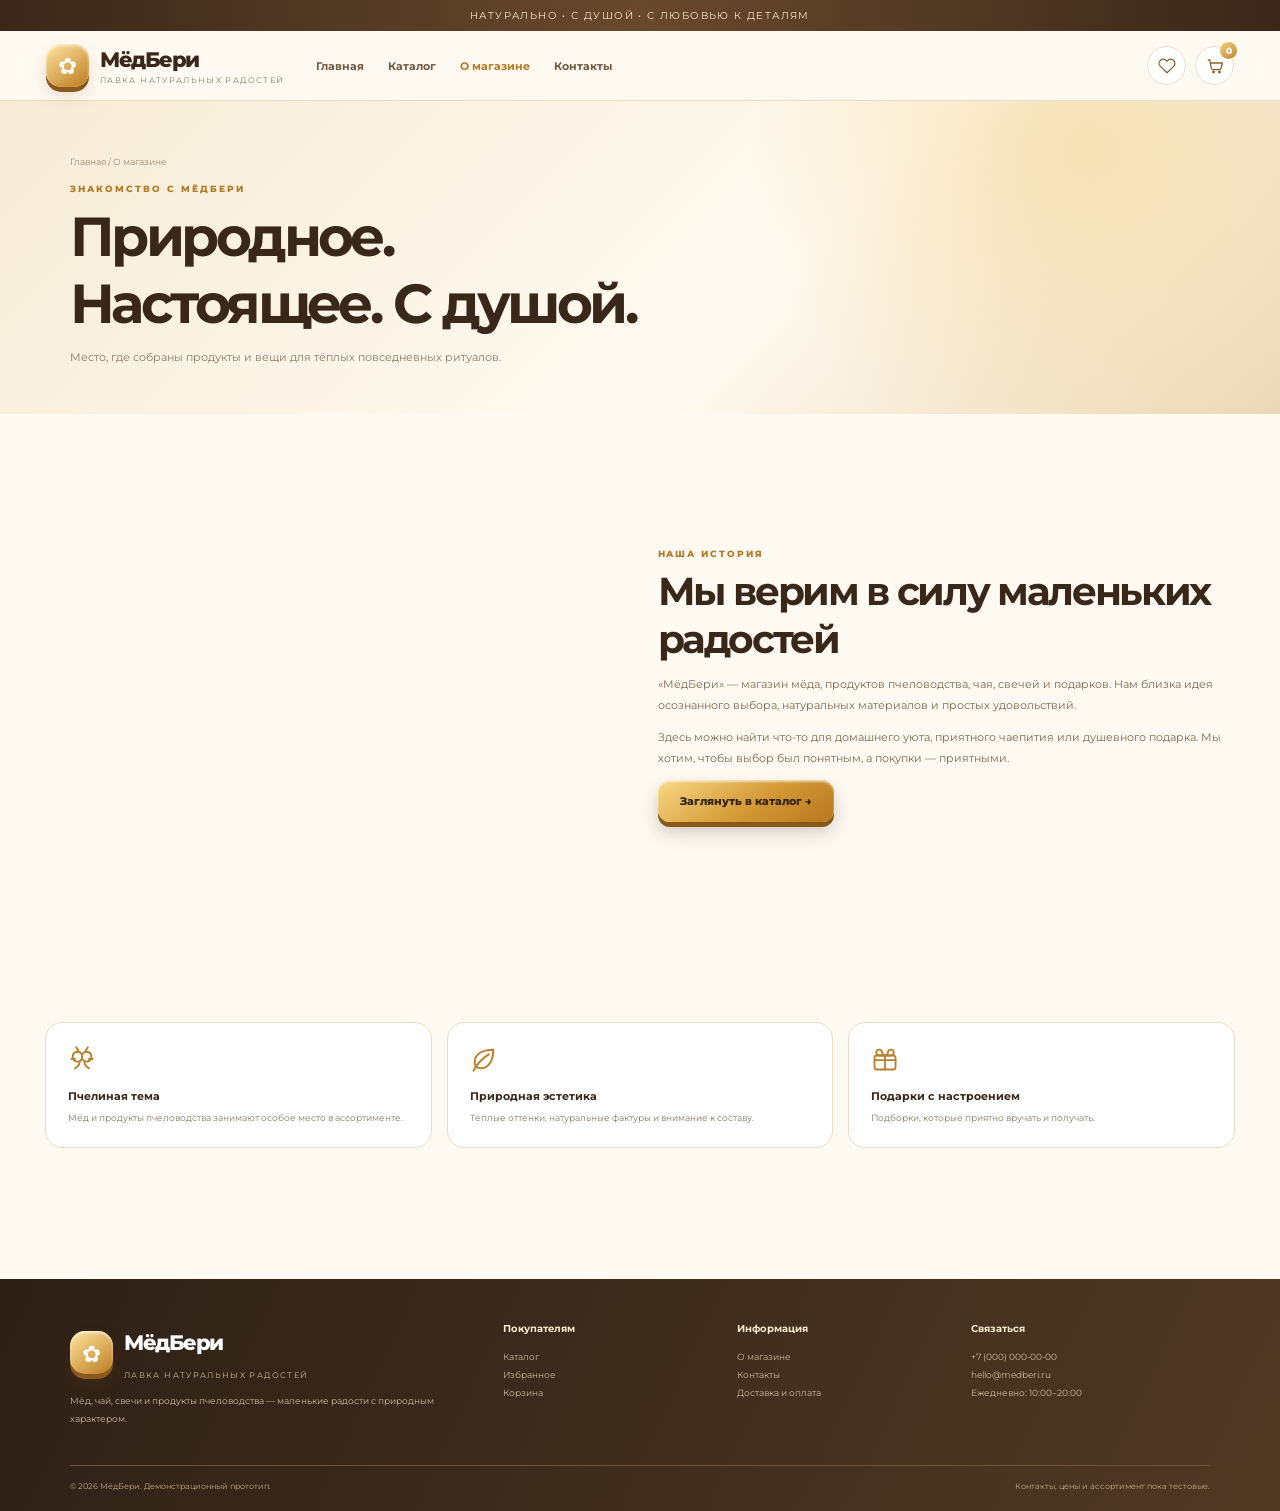
<file: MedBeri/about.html>
<!doctype html><html lang="ru"><head><meta charset="utf-8"><meta name="viewport" content="width=device-width,initial-scale=1"><meta name="theme-color" content="#fffaf1"><title>О магазине — МёдБери</title><link rel="stylesheet" href="styles.css"></head><body data-page="about"><div class="announce">НАТУРАЛЬНО • С ДУШОЙ • С ЛЮБОВЬЮ К ДЕТАЛЯМ</div><header class="site-header"><nav class="nav"><a class="brand" href="index.html"><span class="brand-symbol">✿</span><span><span class="brand-name">МёдБери</span><span class="brand-caption">лавка натуральных радостей</span></span></a><div class="nav-links"><a class="" href="index.html">Главная</a><a class="" href="catalog.html">Каталог</a><a class="active" href="about.html">О магазине</a><a class="" href="contacts.html">Контакты</a></div><div class="nav-tools"><a class="round-btn" href="favorites.html" title="Избранное"><img src="assets/heart.svg" alt=""></a><a class="round-btn" href="cart.html" title="Корзина"><img src="assets/cart.svg" alt=""><span class="bubble" data-cart-count>0</span></a></div></nav></header><main><section class="page-hero"><div class="container"><div class="breadcrumbs"><a href="index.html">Главная</a> / О магазине</div><div class="kicker">Знакомство с МёдБери</div><h1>Природное.<br>Настоящее. С душой.</h1><p class="lead">Место, где собраны продукты и вещи для тёплых повседневных ритуалов.</p></div></section><section class="container section"><div class="about-grid"><div class="about-photo"></div><div class="about-copy"><div class="kicker">Наша история</div><h2>Мы верим в силу маленьких радостей</h2><p>«МёдБери» — магазин мёда, продуктов пчеловодства, чая, свечей и подарков. Нам близка идея осознанного выбора, натуральных материалов и простых удовольствий.</p><p>Здесь можно найти что-то для домашнего уюта, приятного чаепития или душевного подарка. Мы хотим, чтобы выбор был понятным, а покупки — приятными.</p><a class="btn3d" href="catalog.html">Заглянуть в каталог →</a></div></div></section><section class="container section"><div class="benefits"><div class="benefit"><img src="assets/bee.svg" alt=""><b>Пчелиная тема</b><p>Мёд и продукты пчеловодства занимают особое место в ассортименте.</p></div><div class="benefit"><img src="assets/leaf.svg" alt=""><b>Природная эстетика</b><p>Тёплые оттенки, натуральные фактуры и внимание к составу.</p></div><div class="benefit"><img src="assets/gift.svg" alt=""><b>Подарки с настроением</b><p>Подборки, которые приятно вручать и получать.</p></div></div></section></main><footer class="site-footer"><div class="container"><div class="footer-grid"><div><a class="brand" href="index.html" style="color:#fff"><span class="brand-symbol">✿</span><span><span class="brand-name">МёдБери</span><span class="brand-caption" style="color:#c9b99e">лавка натуральных радостей</span></span></a><p>Мёд, чай, свечи и продукты пчеловодства — маленькие радости с природным характером.</p></div><div><h4>Покупателям</h4><p><a href="catalog.html">Каталог</a><br><a href="favorites.html">Избранное</a><br><a href="cart.html">Корзина</a></p></div><div><h4>Информация</h4><p><a href="about.html">О магазине</a><br><a href="contacts.html">Контакты</a><br><a href="#">Доставка и оплата</a></p></div><div><h4>Связаться</h4><p>+7 (000) 000-00-00<br>hello@medberi.ru<br>Ежедневно: 10:00–20:00</p></div></div><div class="footer-bottom"><span>© 2026 МёдБери. Демонстрационный прототип.</span><span>Контакты, цены и ассортимент пока тестовые.</span></div></div></footer><div class="toast"></div><script src="app.js"></script></body></html>
</file>
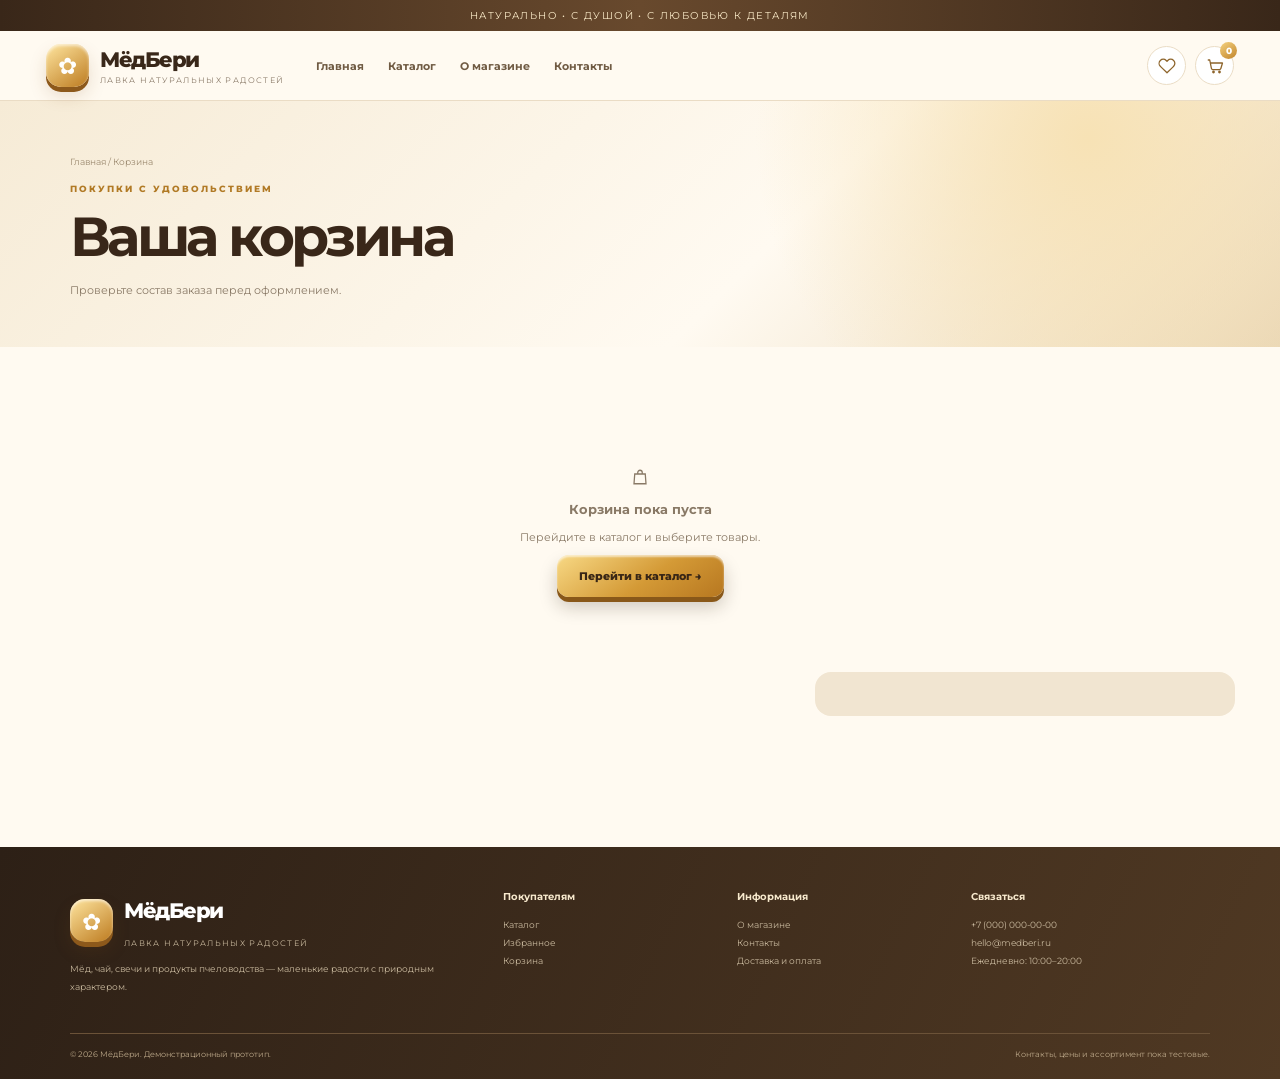
<file: MedBeri/cart.html>
<!doctype html><html lang="ru"><head><meta charset="utf-8"><meta name="viewport" content="width=device-width,initial-scale=1"><meta name="theme-color" content="#fffaf1"><title>Корзина — МёдБери</title><link rel="stylesheet" href="styles.css"></head><body data-page="cart"><div class="announce">НАТУРАЛЬНО • С ДУШОЙ • С ЛЮБОВЬЮ К ДЕТАЛЯМ</div><header class="site-header"><nav class="nav"><a class="brand" href="index.html"><span class="brand-symbol">✿</span><span><span class="brand-name">МёдБери</span><span class="brand-caption">лавка натуральных радостей</span></span></a><div class="nav-links"><a class="" href="index.html">Главная</a><a class="" href="catalog.html">Каталог</a><a class="" href="about.html">О магазине</a><a class="" href="contacts.html">Контакты</a></div><div class="nav-tools"><a class="round-btn" href="favorites.html" title="Избранное"><img src="assets/heart.svg" alt=""></a><a class="round-btn" href="cart.html" title="Корзина"><img src="assets/cart.svg" alt=""><span class="bubble" data-cart-count>0</span></a></div></nav></header><main><section class="page-hero"><div class="container"><div class="breadcrumbs"><a href="index.html">Главная</a> / Корзина</div><div class="kicker">Покупки с удовольствием</div><h1>Ваша корзина</h1><p class="lead">Проверьте состав заказа перед оформлением.</p></div></section><section class="container section"><div data-cart-list class="cart-list"></div><div data-cart-summary class="cart-summary"></div></section></main><footer class="site-footer"><div class="container"><div class="footer-grid"><div><a class="brand" href="index.html" style="color:#fff"><span class="brand-symbol">✿</span><span><span class="brand-name">МёдБери</span><span class="brand-caption" style="color:#c9b99e">лавка натуральных радостей</span></span></a><p>Мёд, чай, свечи и продукты пчеловодства — маленькие радости с природным характером.</p></div><div><h4>Покупателям</h4><p><a href="catalog.html">Каталог</a><br><a href="favorites.html">Избранное</a><br><a href="cart.html">Корзина</a></p></div><div><h4>Информация</h4><p><a href="about.html">О магазине</a><br><a href="contacts.html">Контакты</a><br><a href="#">Доставка и оплата</a></p></div><div><h4>Связаться</h4><p>+7 (000) 000-00-00<br>hello@medberi.ru<br>Ежедневно: 10:00–20:00</p></div></div><div class="footer-bottom"><span>© 2026 МёдБери. Демонстрационный прототип.</span><span>Контакты, цены и ассортимент пока тестовые.</span></div></div></footer><div class="toast"></div><script src="app.js"></script></body></html>
</file>
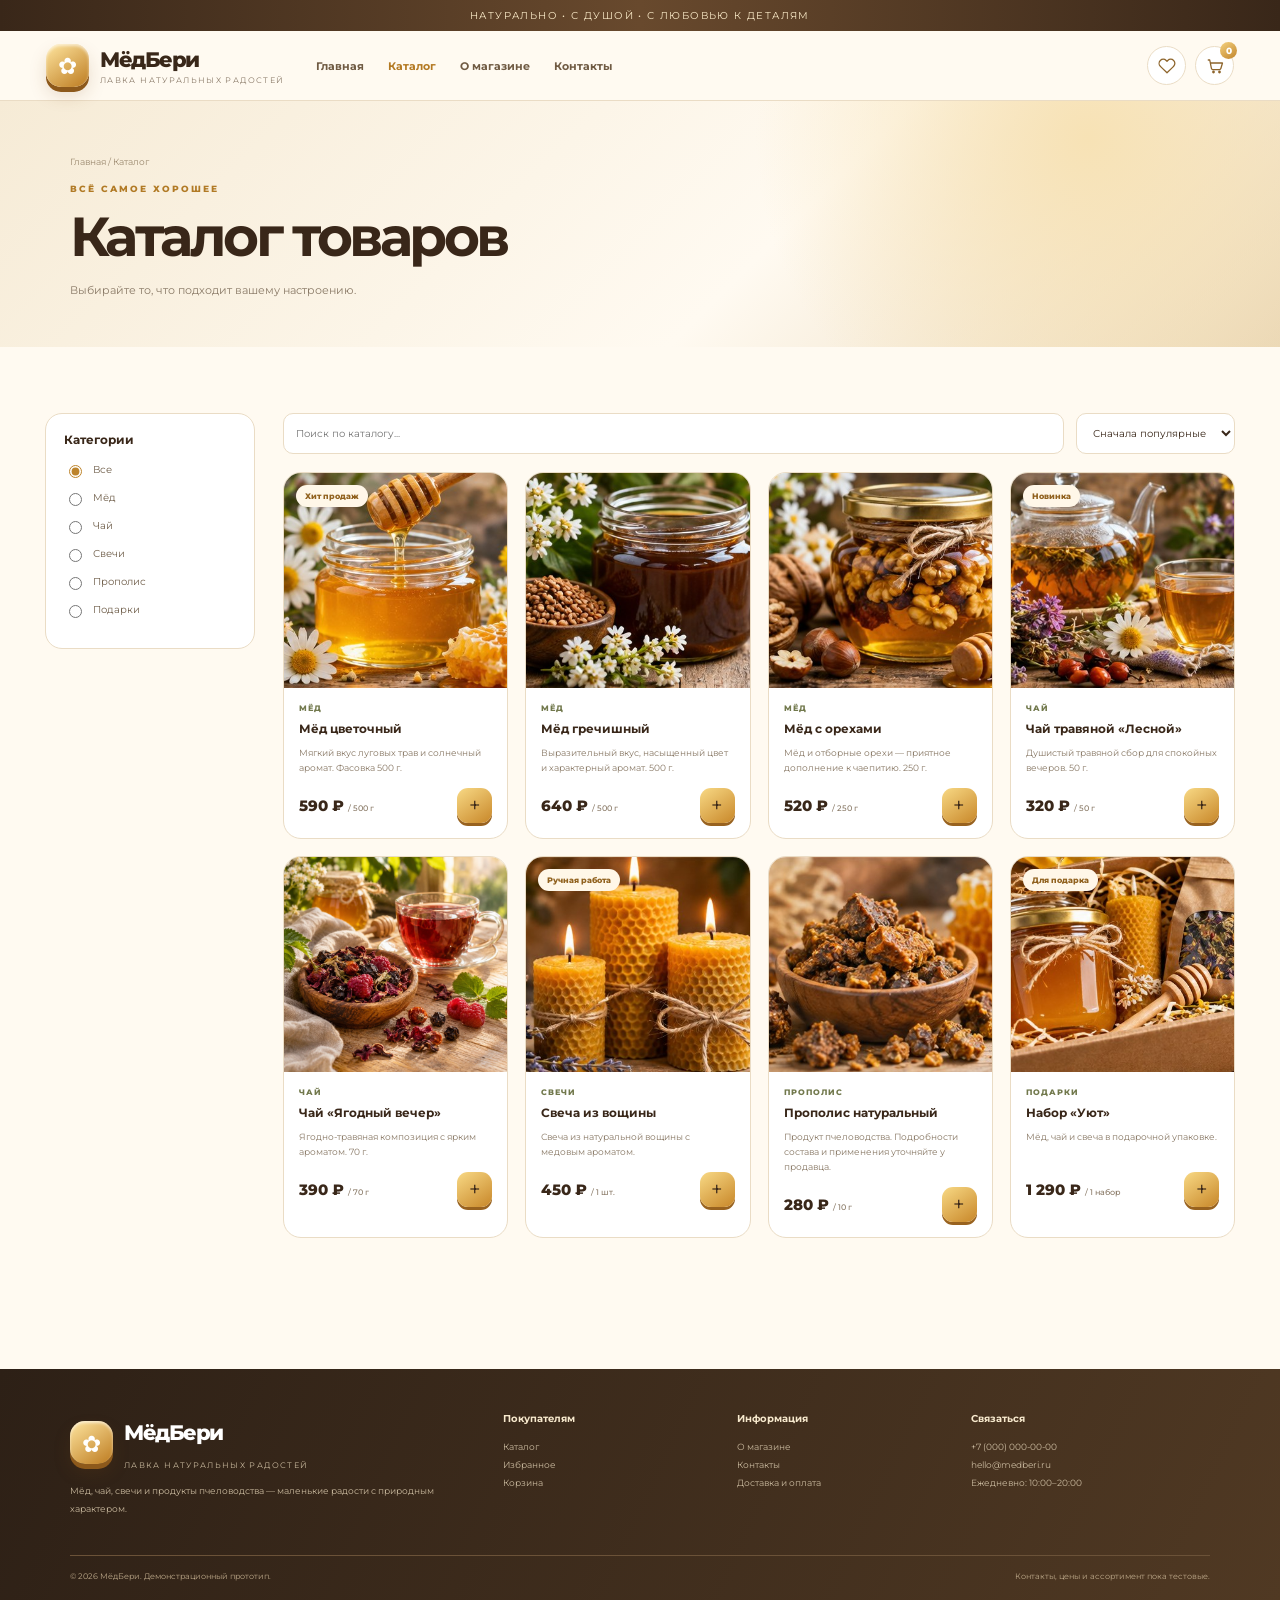
<file: MedBeri/catalog.html>
<!doctype html><html lang="ru"><head><meta charset="utf-8"><meta name="viewport" content="width=device-width,initial-scale=1"><meta name="theme-color" content="#fffaf1"><title>Каталог — МёдБери</title><link rel="stylesheet" href="styles.css"></head><body data-page="catalog"><div class="announce">НАТУРАЛЬНО • С ДУШОЙ • С ЛЮБОВЬЮ К ДЕТАЛЯМ</div><header class="site-header"><nav class="nav"><a class="brand" href="index.html"><span class="brand-symbol">✿</span><span><span class="brand-name">МёдБери</span><span class="brand-caption">лавка натуральных радостей</span></span></a><div class="nav-links"><a class="" href="index.html">Главная</a><a class="active" href="catalog.html">Каталог</a><a class="" href="about.html">О магазине</a><a class="" href="contacts.html">Контакты</a></div><div class="nav-tools"><a class="round-btn" href="favorites.html" title="Избранное"><img src="assets/heart.svg" alt=""></a><a class="round-btn" href="cart.html" title="Корзина"><img src="assets/cart.svg" alt=""><span class="bubble" data-cart-count>0</span></a></div></nav></header><main><section class="page-hero"><div class="container"><div class="breadcrumbs"><a href="index.html">Главная</a> / Каталог</div><div class="kicker">Всё самое хорошее</div><h1>Каталог товаров</h1><p class="lead">Выбирайте то, что подходит вашему настроению.</p></div></section><section class="container section"><div class="catalog-layout"><aside class="filters"><h3>Категории</h3><label class="filter-option"><input type="radio" name="cat" value="Все" checked onchange="document.querySelector('[data-products]').dataset.category=this.value;renderProducts()">Все</label><label class="filter-option"><input type="radio" name="cat" value="Мёд"  onchange="document.querySelector('[data-products]').dataset.category=this.value;renderProducts()">Мёд</label><label class="filter-option"><input type="radio" name="cat" value="Чай"  onchange="document.querySelector('[data-products]').dataset.category=this.value;renderProducts()">Чай</label><label class="filter-option"><input type="radio" name="cat" value="Свечи"  onchange="document.querySelector('[data-products]').dataset.category=this.value;renderProducts()">Свечи</label><label class="filter-option"><input type="radio" name="cat" value="Прополис"  onchange="document.querySelector('[data-products]').dataset.category=this.value;renderProducts()">Прополис</label><label class="filter-option"><input type="radio" name="cat" value="Подарки"  onchange="document.querySelector('[data-products]').dataset.category=this.value;renderProducts()">Подарки</label></aside><div><div class="catalog-toolbar"><input class="search" data-search placeholder="Поиск по каталогу..."><select class="sort" data-sort><option value="popular">Сначала популярные</option><option value="low">Сначала дешевле</option><option value="high">Сначала дороже</option></select></div><div class="product-grid" data-products data-category="Все"></div></div></div></section></main><footer class="site-footer"><div class="container"><div class="footer-grid"><div><a class="brand" href="index.html" style="color:#fff"><span class="brand-symbol">✿</span><span><span class="brand-name">МёдБери</span><span class="brand-caption" style="color:#c9b99e">лавка натуральных радостей</span></span></a><p>Мёд, чай, свечи и продукты пчеловодства — маленькие радости с природным характером.</p></div><div><h4>Покупателям</h4><p><a href="catalog.html">Каталог</a><br><a href="favorites.html">Избранное</a><br><a href="cart.html">Корзина</a></p></div><div><h4>Информация</h4><p><a href="about.html">О магазине</a><br><a href="contacts.html">Контакты</a><br><a href="#">Доставка и оплата</a></p></div><div><h4>Связаться</h4><p>+7 (000) 000-00-00<br>hello@medberi.ru<br>Ежедневно: 10:00–20:00</p></div></div><div class="footer-bottom"><span>© 2026 МёдБери. Демонстрационный прототип.</span><span>Контакты, цены и ассортимент пока тестовые.</span></div></div></footer><div class="toast"></div><script src="app.js"></script></body></html>
</file>
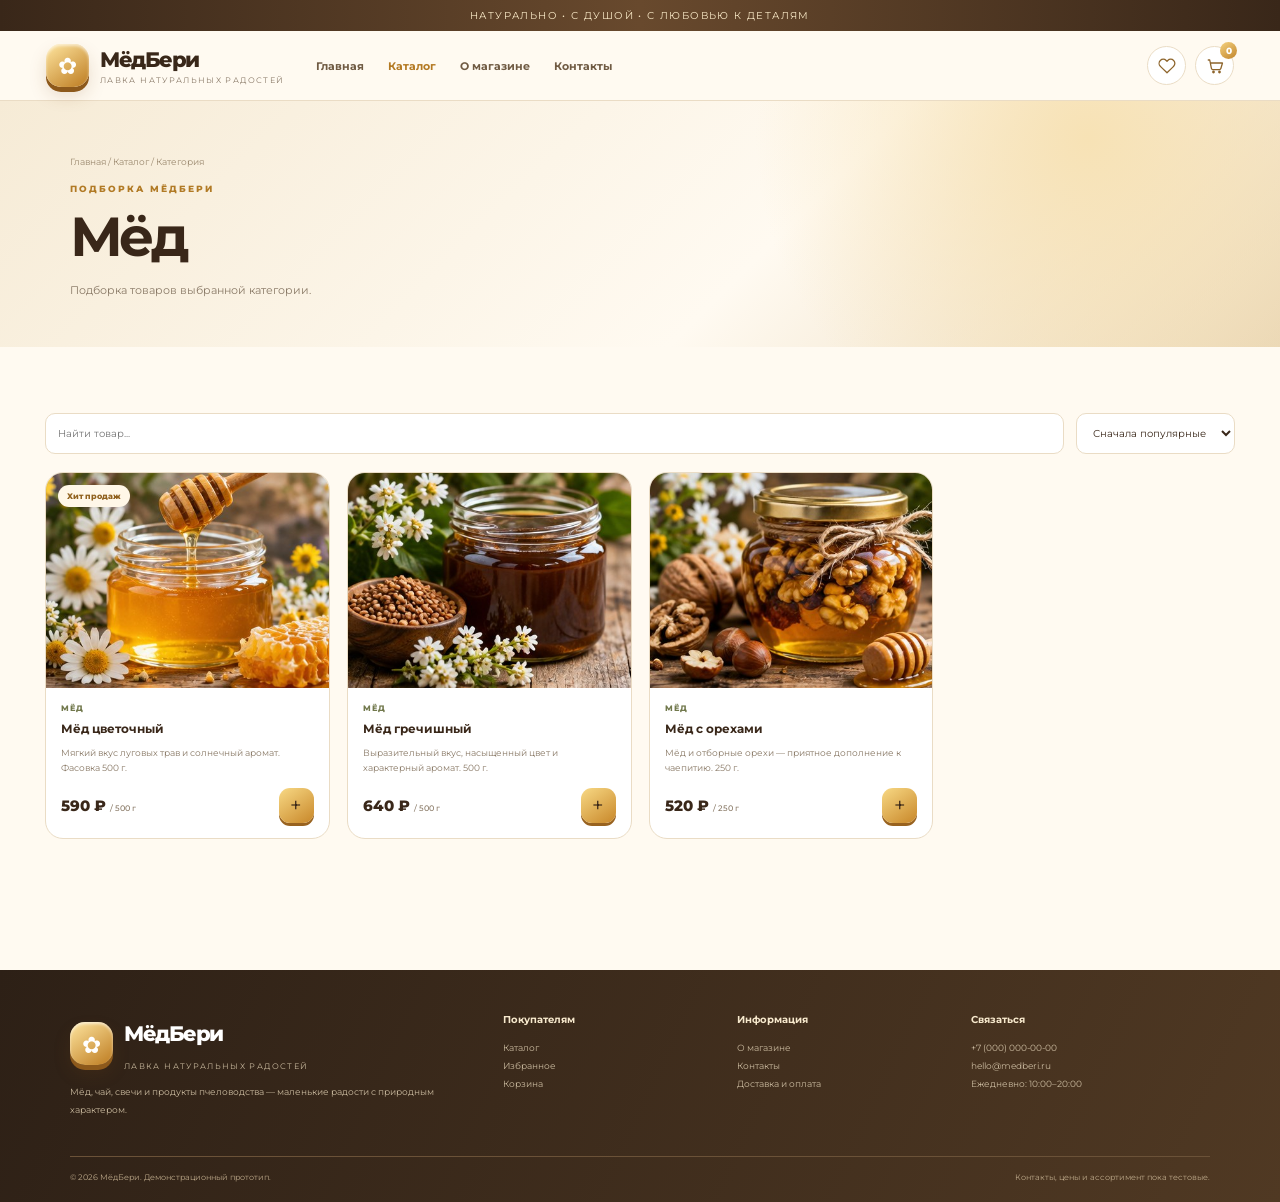
<file: MedBeri/category.html>
<!doctype html><html lang="ru"><head><meta charset="utf-8"><meta name="viewport" content="width=device-width,initial-scale=1"><meta name="theme-color" content="#fffaf1"><title>Категория — МёдБери</title><link rel="stylesheet" href="styles.css"></head><body data-page="category"><div class="announce">НАТУРАЛЬНО • С ДУШОЙ • С ЛЮБОВЬЮ К ДЕТАЛЯМ</div><header class="site-header"><nav class="nav"><a class="brand" href="index.html"><span class="brand-symbol">✿</span><span><span class="brand-name">МёдБери</span><span class="brand-caption">лавка натуральных радостей</span></span></a><div class="nav-links"><a class="" href="index.html">Главная</a><a class="active" href="catalog.html">Каталог</a><a class="" href="about.html">О магазине</a><a class="" href="contacts.html">Контакты</a></div><div class="nav-tools"><a class="round-btn" href="favorites.html" title="Избранное"><img src="assets/heart.svg" alt=""></a><a class="round-btn" href="cart.html" title="Корзина"><img src="assets/cart.svg" alt=""><span class="bubble" data-cart-count>0</span></a></div></nav></header><main><section class="page-hero"><div class="container"><div class="breadcrumbs"><a href="index.html">Главная</a> / <a href="catalog.html">Каталог</a> / Категория</div><div class="kicker">Подборка МёдБери</div><h1 data-category-title>Категория товаров</h1><p class="lead">Подборка товаров выбранной категории.</p></div></section><section class="container section"><div class="catalog-toolbar"><input class="search" data-search placeholder="Найти товар..."><select class="sort" data-sort><option value="popular">Сначала популярные</option><option value="low">Сначала дешевле</option><option value="high">Сначала дороже</option></select></div><div class="product-grid" data-products></div></section></main><script>document.addEventListener('DOMContentLoaded',function(){var c=new URLSearchParams(location.search).get('cat')||'Мёд';document.querySelector('[data-category-title]').textContent=c;document.querySelector('[data-products]').dataset.category=c;renderProducts()})</script><footer class="site-footer"><div class="container"><div class="footer-grid"><div><a class="brand" href="index.html" style="color:#fff"><span class="brand-symbol">✿</span><span><span class="brand-name">МёдБери</span><span class="brand-caption" style="color:#c9b99e">лавка натуральных радостей</span></span></a><p>Мёд, чай, свечи и продукты пчеловодства — маленькие радости с природным характером.</p></div><div><h4>Покупателям</h4><p><a href="catalog.html">Каталог</a><br><a href="favorites.html">Избранное</a><br><a href="cart.html">Корзина</a></p></div><div><h4>Информация</h4><p><a href="about.html">О магазине</a><br><a href="contacts.html">Контакты</a><br><a href="#">Доставка и оплата</a></p></div><div><h4>Связаться</h4><p>+7 (000) 000-00-00<br>hello@medberi.ru<br>Ежедневно: 10:00–20:00</p></div></div><div class="footer-bottom"><span>© 2026 МёдБери. Демонстрационный прототип.</span><span>Контакты, цены и ассортимент пока тестовые.</span></div></div></footer><div class="toast"></div><script src="app.js"></script></body></html>
</file>
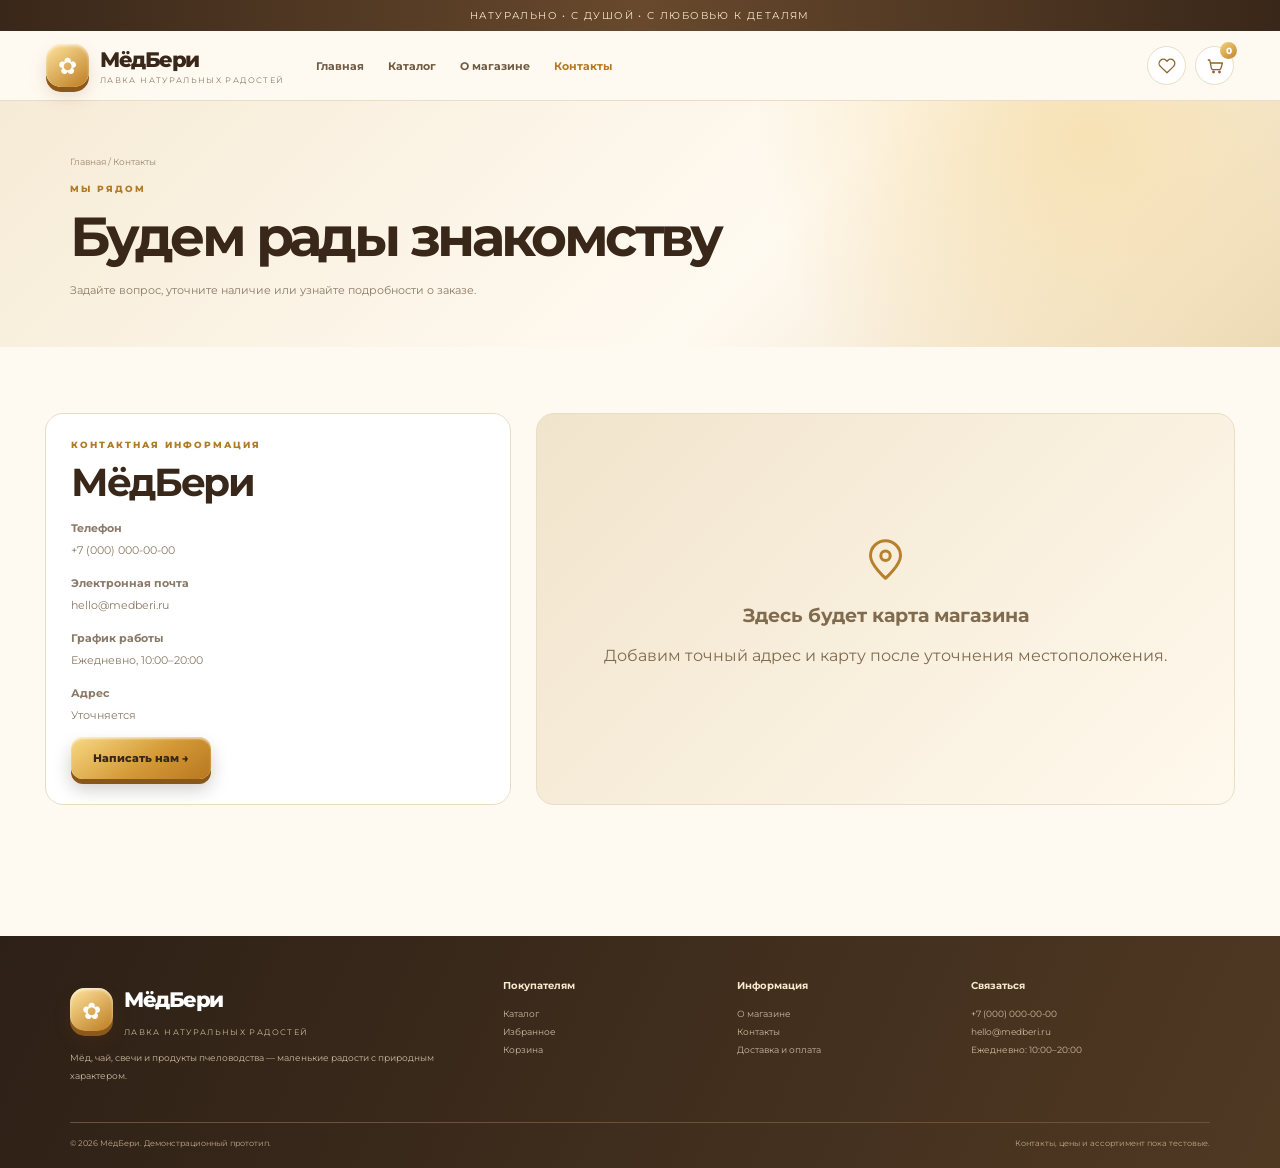
<file: MedBeri/contacts.html>
<!doctype html><html lang="ru"><head><meta charset="utf-8"><meta name="viewport" content="width=device-width,initial-scale=1"><meta name="theme-color" content="#fffaf1"><title>Контакты — МёдБери</title><link rel="stylesheet" href="styles.css"></head><body data-page="contacts"><div class="announce">НАТУРАЛЬНО • С ДУШОЙ • С ЛЮБОВЬЮ К ДЕТАЛЯМ</div><header class="site-header"><nav class="nav"><a class="brand" href="index.html"><span class="brand-symbol">✿</span><span><span class="brand-name">МёдБери</span><span class="brand-caption">лавка натуральных радостей</span></span></a><div class="nav-links"><a class="" href="index.html">Главная</a><a class="" href="catalog.html">Каталог</a><a class="" href="about.html">О магазине</a><a class="active" href="contacts.html">Контакты</a></div><div class="nav-tools"><a class="round-btn" href="favorites.html" title="Избранное"><img src="assets/heart.svg" alt=""></a><a class="round-btn" href="cart.html" title="Корзина"><img src="assets/cart.svg" alt=""><span class="bubble" data-cart-count>0</span></a></div></nav></header><main><section class="page-hero"><div class="container"><div class="breadcrumbs"><a href="index.html">Главная</a> / Контакты</div><div class="kicker">Мы рядом</div><h1>Будем рады знакомству</h1><p class="lead">Задайте вопрос, уточните наличие или узнайте подробности о заказе.</p></div></section><section class="container section"><div class="contact-grid"><div class="contact-card"><div class="kicker">Контактная информация</div><h2>МёдБери</h2><p><b>Телефон</b><br>+7 (000) 000-00-00</p><p><b>Электронная почта</b><br>hello@medberi.ru</p><p><b>График работы</b><br>Ежедневно, 10:00–20:00</p><p><b>Адрес</b><br>Уточняется</p><a class="btn3d" href="mailto:hello@medberi.ru">Написать нам →</a></div><div class="map-placeholder"><div><img src="assets/pin.svg" alt=""><h3>Здесь будет карта магазина</h3><p>Добавим точный адрес и карту после уточнения местоположения.</p></div></div></div></section></main><footer class="site-footer"><div class="container"><div class="footer-grid"><div><a class="brand" href="index.html" style="color:#fff"><span class="brand-symbol">✿</span><span><span class="brand-name">МёдБери</span><span class="brand-caption" style="color:#c9b99e">лавка натуральных радостей</span></span></a><p>Мёд, чай, свечи и продукты пчеловодства — маленькие радости с природным характером.</p></div><div><h4>Покупателям</h4><p><a href="catalog.html">Каталог</a><br><a href="favorites.html">Избранное</a><br><a href="cart.html">Корзина</a></p></div><div><h4>Информация</h4><p><a href="about.html">О магазине</a><br><a href="contacts.html">Контакты</a><br><a href="#">Доставка и оплата</a></p></div><div><h4>Связаться</h4><p>+7 (000) 000-00-00<br>hello@medberi.ru<br>Ежедневно: 10:00–20:00</p></div></div><div class="footer-bottom"><span>© 2026 МёдБери. Демонстрационный прототип.</span><span>Контакты, цены и ассортимент пока тестовые.</span></div></div></footer><div class="toast"></div><script src="app.js"></script></body></html>
</file>
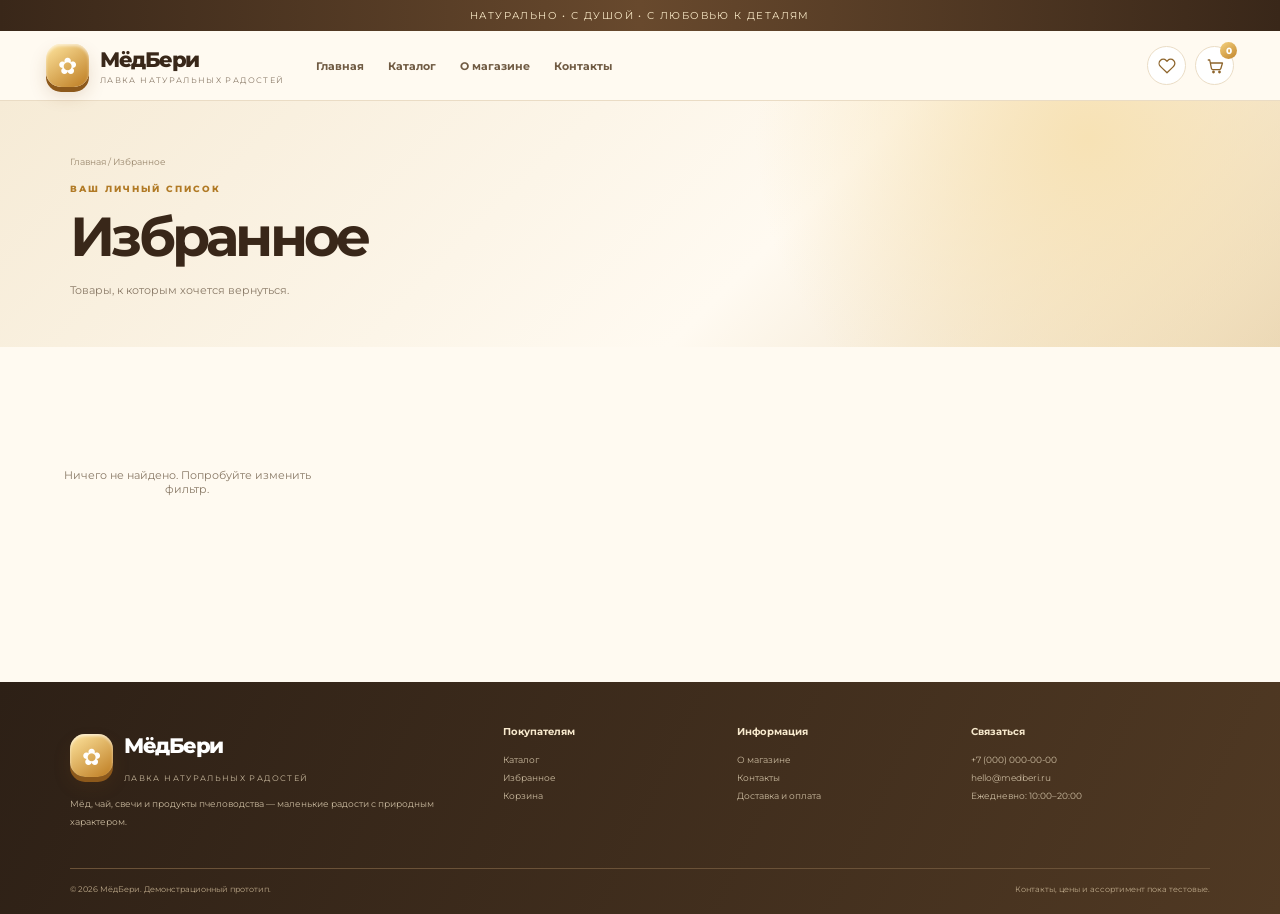
<file: MedBeri/favorites.html>
<!doctype html><html lang="ru"><head><meta charset="utf-8"><meta name="viewport" content="width=device-width,initial-scale=1"><meta name="theme-color" content="#fffaf1"><title>Избранное — МёдБери</title><link rel="stylesheet" href="styles.css"></head><body data-page="favorites"><div class="announce">НАТУРАЛЬНО • С ДУШОЙ • С ЛЮБОВЬЮ К ДЕТАЛЯМ</div><header class="site-header"><nav class="nav"><a class="brand" href="index.html"><span class="brand-symbol">✿</span><span><span class="brand-name">МёдБери</span><span class="brand-caption">лавка натуральных радостей</span></span></a><div class="nav-links"><a class="" href="index.html">Главная</a><a class="" href="catalog.html">Каталог</a><a class="" href="about.html">О магазине</a><a class="" href="contacts.html">Контакты</a></div><div class="nav-tools"><a class="round-btn" href="favorites.html" title="Избранное"><img src="assets/heart.svg" alt=""></a><a class="round-btn" href="cart.html" title="Корзина"><img src="assets/cart.svg" alt=""><span class="bubble" data-cart-count>0</span></a></div></nav></header><main><section class="page-hero"><div class="container"><div class="breadcrumbs"><a href="index.html">Главная</a> / Избранное</div><div class="kicker">Ваш личный список</div><h1>Избранное</h1><p class="lead">Товары, к которым хочется вернуться.</p></div></section><section class="container section"><div class="product-grid" data-products data-favorites="1"></div></section></main><footer class="site-footer"><div class="container"><div class="footer-grid"><div><a class="brand" href="index.html" style="color:#fff"><span class="brand-symbol">✿</span><span><span class="brand-name">МёдБери</span><span class="brand-caption" style="color:#c9b99e">лавка натуральных радостей</span></span></a><p>Мёд, чай, свечи и продукты пчеловодства — маленькие радости с природным характером.</p></div><div><h4>Покупателям</h4><p><a href="catalog.html">Каталог</a><br><a href="favorites.html">Избранное</a><br><a href="cart.html">Корзина</a></p></div><div><h4>Информация</h4><p><a href="about.html">О магазине</a><br><a href="contacts.html">Контакты</a><br><a href="#">Доставка и оплата</a></p></div><div><h4>Связаться</h4><p>+7 (000) 000-00-00<br>hello@medberi.ru<br>Ежедневно: 10:00–20:00</p></div></div><div class="footer-bottom"><span>© 2026 МёдБери. Демонстрационный прототип.</span><span>Контакты, цены и ассортимент пока тестовые.</span></div></div></footer><div class="toast"></div><script src="app.js"></script></body></html>
</file>
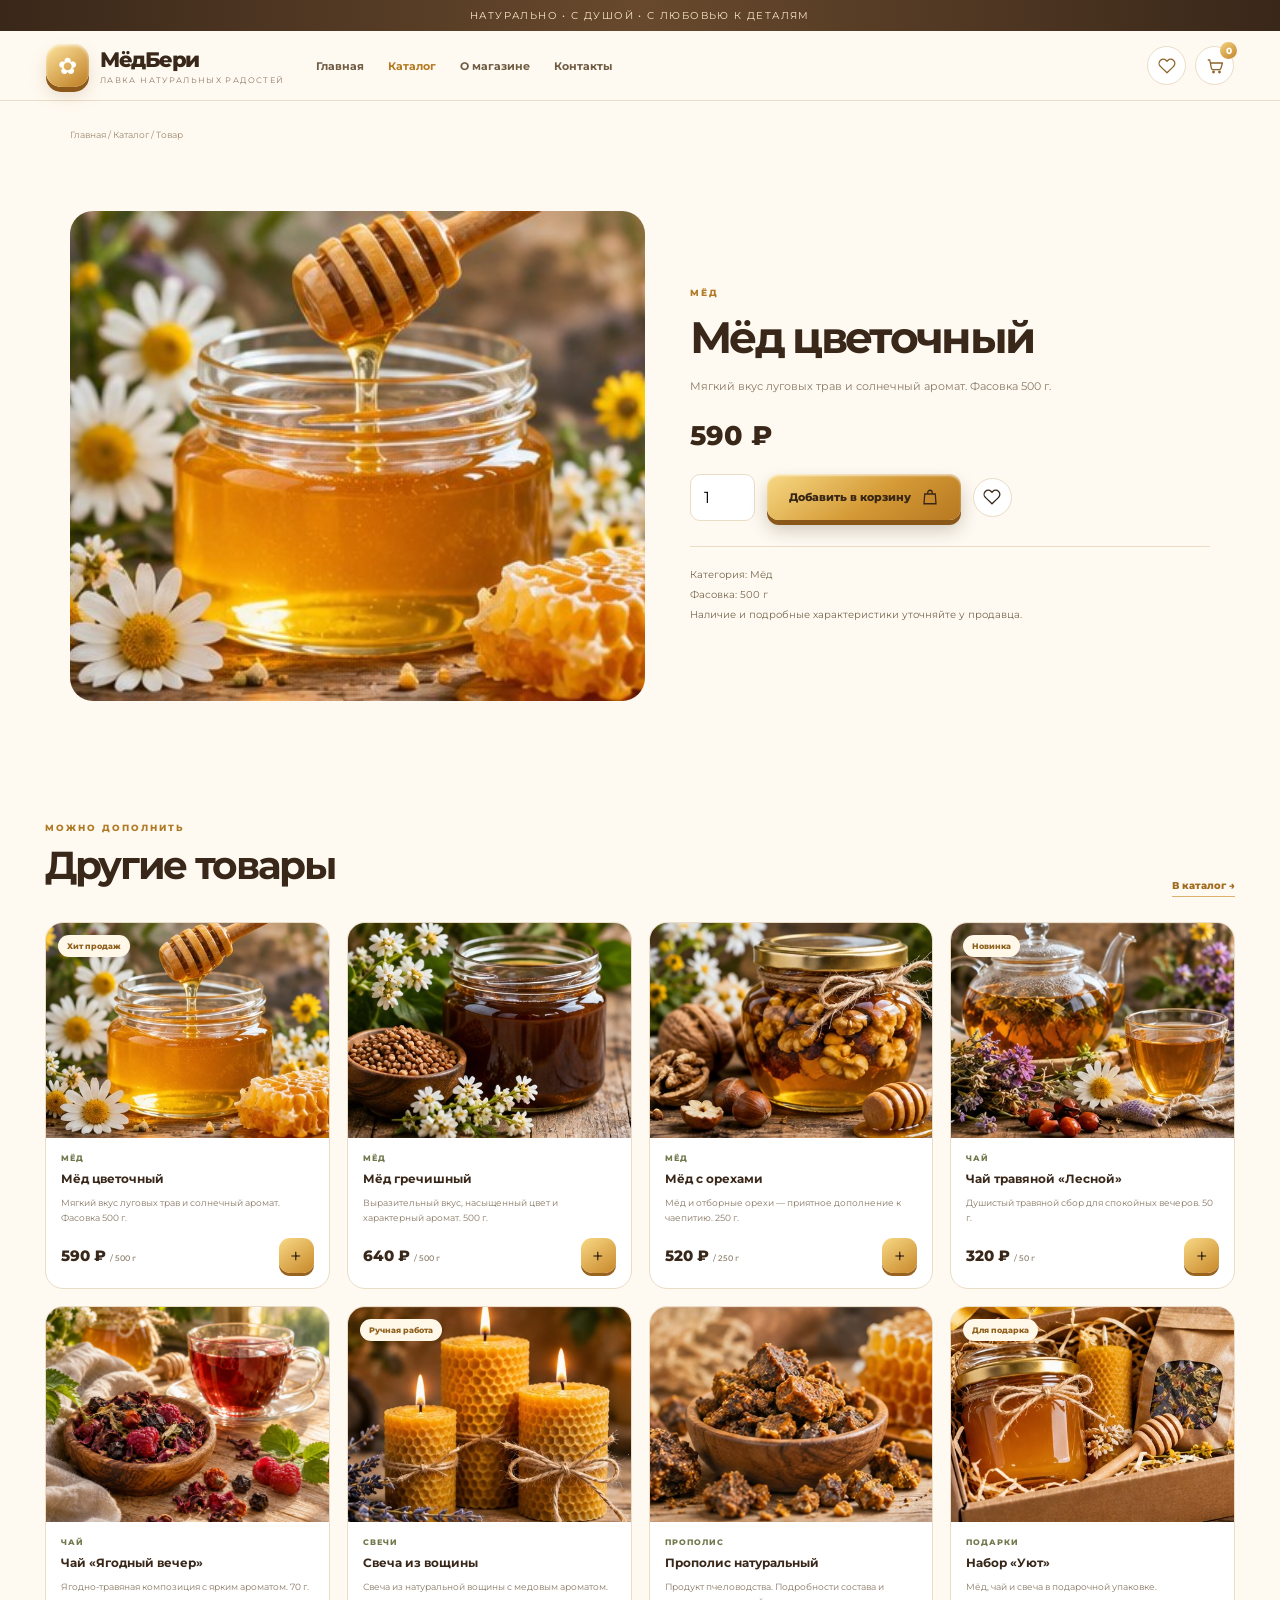
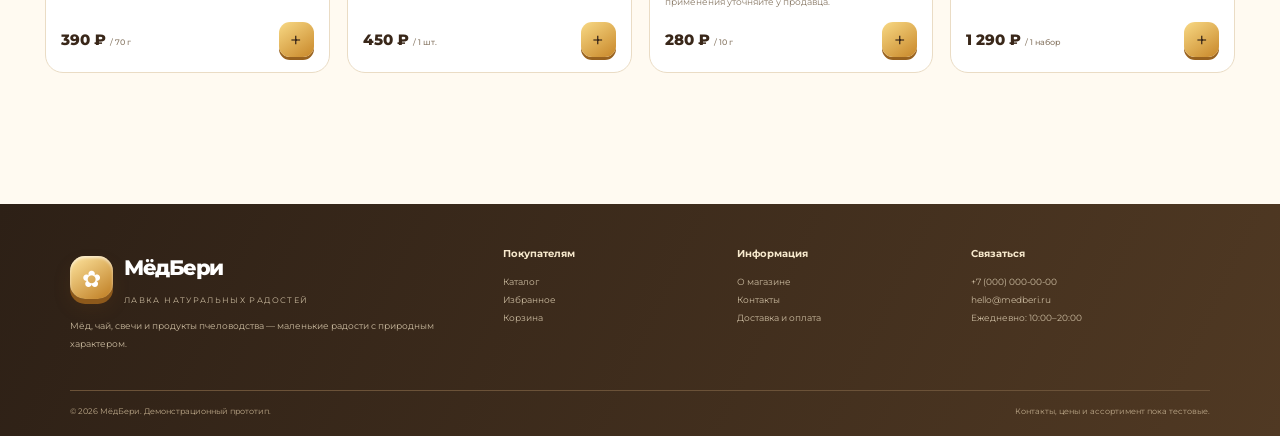
<file: MedBeri/product.html>
<!doctype html><html lang="ru"><head><meta charset="utf-8"><meta name="viewport" content="width=device-width,initial-scale=1"><meta name="theme-color" content="#fffaf1"><title>Товар — МёдБери</title><link rel="stylesheet" href="styles.css"></head><body data-page="product"><div class="announce">НАТУРАЛЬНО • С ДУШОЙ • С ЛЮБОВЬЮ К ДЕТАЛЯМ</div><header class="site-header"><nav class="nav"><a class="brand" href="index.html"><span class="brand-symbol">✿</span><span><span class="brand-name">МёдБери</span><span class="brand-caption">лавка натуральных радостей</span></span></a><div class="nav-links"><a class="" href="index.html">Главная</a><a class="active" href="catalog.html">Каталог</a><a class="" href="about.html">О магазине</a><a class="" href="contacts.html">Контакты</a></div><div class="nav-tools"><a class="round-btn" href="favorites.html" title="Избранное"><img src="assets/heart.svg" alt=""></a><a class="round-btn" href="cart.html" title="Корзина"><img src="assets/cart.svg" alt=""><span class="bubble" data-cart-count>0</span></a></div></nav></header><main><section class="container"><div class="breadcrumbs" style="padding-top:28px"><a href="index.html">Главная</a> / <a href="catalog.html">Каталог</a> / Товар</div><div class="product-detail" data-product-detail></div></section><section class="container section"><div class="section-head"><div><div class="kicker">Можно дополнить</div><h2>Другие товары</h2></div><a class="text-link" href="catalog.html">В каталог →</a></div><div class="product-grid" data-products></div></section></main><footer class="site-footer"><div class="container"><div class="footer-grid"><div><a class="brand" href="index.html" style="color:#fff"><span class="brand-symbol">✿</span><span><span class="brand-name">МёдБери</span><span class="brand-caption" style="color:#c9b99e">лавка натуральных радостей</span></span></a><p>Мёд, чай, свечи и продукты пчеловодства — маленькие радости с природным характером.</p></div><div><h4>Покупателям</h4><p><a href="catalog.html">Каталог</a><br><a href="favorites.html">Избранное</a><br><a href="cart.html">Корзина</a></p></div><div><h4>Информация</h4><p><a href="about.html">О магазине</a><br><a href="contacts.html">Контакты</a><br><a href="#">Доставка и оплата</a></p></div><div><h4>Связаться</h4><p>+7 (000) 000-00-00<br>hello@medberi.ru<br>Ежедневно: 10:00–20:00</p></div></div><div class="footer-bottom"><span>© 2026 МёдБери. Демонстрационный прототип.</span><span>Контакты, цены и ассортимент пока тестовые.</span></div></div></footer><div class="toast"></div><script src="app.js"></script></body></html>
</file>
<file: MedBeri/styles.css>
@import url('https://fonts.googleapis.com/css2?family=Montserrat:wght@400;500;600;700;800&display=swap');
:root{--gold:#d6a342;--choc:#392719;--cream:#fffaf1;--muted:#897966;--line:#eadcc5;--olive:#72794d;--shadow:0 14px 32px #4c32151c}
*{box-sizing:border-box}html{scroll-behavior:smooth}body{margin:0;background:var(--cream);color:var(--choc);font-family:Montserrat,Arial,sans-serif}a{color:inherit;text-decoration:none}button,input,select{font:inherit}button{cursor:pointer}
.announce{background:linear-gradient(90deg,#392719,#68492d,#392719);color:#f9e9c7;text-align:center;padding:9px 12px;font-size:10px;letter-spacing:.14em}
.site-header{position:sticky;top:0;z-index:30;background:#fffaf1ed;backdrop-filter:blur(14px);border-bottom:1px solid var(--line)}.nav{max-width:1240px;margin:auto;padding:13px 26px;display:flex;align-items:center;gap:32px}.brand{display:flex;align-items:center;gap:11px;min-width:210px}.brand-symbol{width:43px;height:43px;border-radius:15px;background:linear-gradient(145deg,#ffe6a0,#bd7b20);box-shadow:inset 0 2px 3px #fff9,0 5px 0 #8d591b,0 9px 17px #7d4d192c;display:grid;place-items:center;color:#fff;font-size:23px}.brand-name{font-size:21px;font-weight:800;letter-spacing:-.07em}.brand-caption{display:block;font-size:8px;color:var(--muted);letter-spacing:.17em;text-transform:uppercase;margin-top:3px}.nav-links{display:flex;gap:24px;flex:1}.nav-links a{font-size:11px;font-weight:700;color:#705b43}.nav-links a:hover,.nav-links a.active{color:#b47a23}.nav-tools{display:flex;gap:9px}.round-btn{width:39px;height:39px;border:1px solid var(--line);background:#fff;border-radius:50%;display:grid;place-items:center;position:relative;color:var(--choc)}.round-btn img{width:18px;height:18px}.bubble{position:absolute;right:-4px;top:-5px;background:linear-gradient(145deg,#f5d27f,#c1842b);color:#fff;border-radius:20px;min-width:17px;height:17px;display:grid;place-items:center;font-size:9px;font-weight:800}
.container{max-width:1190px;margin:auto;padding:0 25px}.hero{margin:26px auto 0;max-width:1240px;padding:0 25px}.hero-panel{min-height:490px;border-radius:28px;overflow:hidden;background:linear-gradient(90deg,#251b13ed 0%,#392719c9 42%,#39271912 100%),url('https://images.unsplash.com/photo-1587049352851-8d4e89133924?auto=format&fit=crop&w=1900&q=88') center/cover;display:flex;align-items:center;padding:60px 7%;color:#fff}.hero-copy{max-width:530px}.eyebrow{font-size:9px;letter-spacing:.24em;text-transform:uppercase;font-weight:800;color:#eecb7e}.hero h1{font-size:clamp(42px,6vw,70px);line-height:1.03;letter-spacing:-.065em;margin:17px 0}.hero p{font-size:13px;line-height:1.9;color:#f3e6d2;max-width:420px}
.btn3d{border:0;border-radius:12px;padding:14px 22px;background:linear-gradient(145deg,#f8d985,#d49a36 55%,#b77720);color:#382616;font-size:11px;font-weight:800;box-shadow:inset 0 2px 2px #fff9,0 5px 0 #895819,0 10px 18px #21150938;transition:.15s;display:inline-flex;align-items:center;justify-content:center;gap:10px}.btn3d:hover{transform:translateY(-2px);box-shadow:inset 0 2px 2px #fff9,0 7px 0 #895819,0 13px 22px #21150938}.btn3d:active{transform:translateY(4px);box-shadow:inset 0 2px 2px #fff9,0 1px 0 #895819}.btn-dark{background:linear-gradient(145deg,#745638,#392719);color:#fff1d5;box-shadow:inset 0 2px 2px #fff3,0 5px 0 #24180f}.hero .btn3d{margin-top:17px}
.section{padding:66px 0}.section-head{display:flex;justify-content:space-between;align-items:end;gap:20px;margin-bottom:25px}.kicker{font-size:9px;color:#b17a25;font-weight:800;letter-spacing:.22em;text-transform:uppercase}.section h2{font-size:clamp(27px,3.4vw,39px);letter-spacing:-.06em;margin:8px 0}.lead{font-size:11px;color:var(--muted);line-height:1.8}
.category-grid{display:grid;grid-template-columns:repeat(6,1fr);gap:14px}.category-card{background:#fff;border:1px solid var(--line);border-radius:18px;padding:19px 10px;text-align:center;transition:.22s}.category-card:hover{transform:translateY(-5px);box-shadow:var(--shadow);border-color:var(--gold)}.category-photo{height:102px;border-radius:13px;overflow:hidden;margin-bottom:13px;background:#eee0c6}.category-photo img{width:100%;height:100%;object-fit:cover}.category-card b{font-size:11px;display:block}.category-card small{font-size:9px;color:var(--muted);display:block;margin-top:5px}
.product-grid{display:grid;grid-template-columns:repeat(4,1fr);gap:17px}.product-card{background:#fff;border:1px solid var(--line);border-radius:18px;overflow:hidden;transition:.22s}.product-card:hover{transform:translateY(-4px);box-shadow:var(--shadow)}.product-photo{height:215px;position:relative;background:#eee1cc;overflow:hidden}.product-photo img{width:100%;height:100%;object-fit:cover}.product-tag{position:absolute;left:12px;top:12px;background:#fff7e8;border-radius:20px;padding:6px 9px;font-size:8px;font-weight:800;color:#91621f}.product-body{padding:15px}.product-type{font-size:8px;letter-spacing:.13em;text-transform:uppercase;color:var(--olive);font-weight:800}.product-body h3{font-size:12px;margin:8px 0}.product-body p{font-size:9px;color:var(--muted);line-height:1.7;min-height:31px}.product-foot{display:flex;align-items:center;justify-content:space-between;margin-top:12px}.price{font-size:15px;font-weight:800}.price small{font-size:8px;color:var(--muted);font-weight:500}.add-btn{width:35px;height:35px;border:0;border-radius:11px;background:linear-gradient(145deg,#f8d985,#c88729);box-shadow:0 3px 0 #98621f;color:#392719;font-size:20px}.text-link{font-size:10px;font-weight:800;color:#a36d20;border-bottom:1px solid #d9b36f;padding-bottom:4px}
.promo{display:grid;grid-template-columns:1fr 1fr;background:#f0e4d0;border-radius:25px;overflow:hidden}.promo-img{min-height:330px;background:url('https://images.unsplash.com/photo-1471943311424-646960669fbc?auto=format&fit=crop&w=1100&q=85') center/cover}.promo-copy{padding:45px 9%;align-self:center}.promo-copy p,.about-copy p{font-size:11px;color:#796953;line-height:1.9}.benefits{display:grid;grid-template-columns:repeat(3,1fr);gap:15px}.benefit{border:1px solid var(--line);background:#fff;border-radius:17px;padding:22px}.benefit img{width:28px;height:28px}.benefit b{display:block;font-size:11px;margin:12px 0 7px}.benefit p{font-size:9px;line-height:1.7;color:var(--muted);margin:0}
.page-hero{padding:55px 0 35px;background:radial-gradient(circle at 85% 15%,#f7e2b5 0,transparent 30%),linear-gradient(135deg,#f6ebd6,#fffaf1 60%,#ead7b6)}.page-hero h1{font-size:clamp(35px,5vw,55px);letter-spacing:-.065em;margin:9px 0}.breadcrumbs{font-size:9px;color:#9b896f;margin-bottom:16px}.catalog-layout{display:grid;grid-template-columns:210px 1fr;gap:28px}.filters{background:#fff;border:1px solid var(--line);border-radius:17px;padding:18px;height:max-content}.filters h3{font-size:12px;margin:0 0 15px}.filter-option{display:flex;gap:8px;align-items:center;margin:12px 0;font-size:10px;color:#705f4b}.filter-option input{accent-color:#bd842c}.catalog-toolbar{display:flex;justify-content:space-between;gap:12px;margin-bottom:18px}.search,.sort{border:1px solid var(--line);background:#fff;border-radius:10px;padding:12px;font-size:10px;color:var(--choc)}.search{flex:1;min-width:0}.sort{max-width:190px}
.product-detail{display:grid;grid-template-columns:1.05fr .95fr;gap:45px;padding:55px 0}.detail-image{height:490px;border-radius:23px;overflow:hidden;background:#eee0c8}.detail-image img{width:100%;height:100%;object-fit:cover}.detail-info{align-self:center}.detail-info h1{font-size:clamp(30px,4vw,44px);letter-spacing:-.06em;margin:12px 0}.detail-info p{font-size:11px;color:var(--muted);line-height:1.9}.detail-price{font-size:27px;font-weight:800;margin:22px 0}.detail-actions{display:flex;gap:12px;align-items:center;flex-wrap:wrap}.qty-input{width:65px;padding:13px;border:1px solid var(--line);border-radius:10px;background:#fff}.info-list{border-top:1px solid var(--line);margin-top:25px;padding-top:18px;font-size:10px;color:#786850;line-height:2}
.about-grid{display:grid;grid-template-columns:1fr 1fr;gap:35px;align-items:center}.about-photo{height:410px;border-radius:22px;background:url('https://images.unsplash.com/photo-1471943311424-646960669fbc?auto=format&fit=crop&w=1100&q=85') center/cover}.contact-grid{display:grid;grid-template-columns:.8fr 1.2fr;gap:25px}.contact-card,.map-placeholder{background:#fff;border:1px solid var(--line);border-radius:18px;padding:25px}.contact-card p{font-size:11px;color:var(--muted);line-height:2}.map-placeholder{min-height:280px;display:grid;place-items:center;text-align:center;background:linear-gradient(135deg,#f1e4cc,#fff9ed);color:#806b4e}.map-placeholder img{width:45px}
.site-footer{background:linear-gradient(115deg,#2d2016,#503923);color:#f7e9cd;margin-top:65px;padding:43px 0 20px}.footer-grid{display:grid;grid-template-columns:2fr 1fr 1fr 1.2fr;gap:35px}.site-footer h4{font-size:10px;margin:0 0 13px}.site-footer p,.site-footer a{font-size:9px;line-height:2;color:#c9b99e}.footer-bottom{border-top:1px solid #6b5238;margin-top:28px;padding-top:15px;display:flex;justify-content:space-between;font-size:8px;color:#bda98a}
.empty-state{text-align:center;padding:55px 15px;color:var(--muted);font-size:11px}.empty-state img{width:45px}.cart-list{display:grid;gap:12px}.cart-item{display:grid;grid-template-columns:85px 1fr auto;gap:15px;align-items:center;background:#fff;border:1px solid var(--line);border-radius:15px;padding:12px}.cart-item img{width:85px;height:85px;object-fit:cover;border-radius:10px}.cart-item b{font-size:11px}.cart-item small{display:block;font-size:9px;color:var(--muted);margin-top:5px}.cart-qty{display:flex;align-items:center;gap:8px;margin-top:8px}.cart-qty button{border:1px solid var(--line);background:#fff;border-radius:7px;width:24px;height:24px}.cart-summary{margin-top:20px;background:#f1e5d1;border-radius:16px;padding:22px;max-width:420px;margin-left:auto}.summary-row{display:flex;justify-content:space-between;font-size:12px;font-weight:800;margin-bottom:16px}.toast{position:fixed;bottom:22px;left:50%;transform:translate(-50%,20px);background:#392719;color:#fff4df;border-radius:12px;padding:12px 18px;font-size:10px;opacity:0;transition:.2s;z-index:90;pointer-events:none}.toast.show{opacity:1;transform:translate(-50%,0)}
@media(max-width:900px){.nav{gap:15px}.brand{min-width:180px}.nav-links{gap:13px}.nav-links a{font-size:9px}.category-grid{grid-template-columns:repeat(3,1fr)}.product-grid{grid-template-columns:repeat(2,1fr)}.footer-grid{grid-template-columns:1fr 1fr}}
@media(max-width:620px){.announce{font-size:8px}.nav{padding:11px 15px;flex-wrap:wrap}.brand{flex:1;min-width:0}.brand-name{font-size:18px}.nav-links{order:3;flex-basis:100%;overflow:auto;gap:18px;padding:7px 0}.nav-links a{white-space:nowrap}.nav-tools{gap:5px}.round-btn{width:35px;height:35px}.container{padding:0 16px}.hero{padding:0 13px;margin-top:14px}.hero-panel{min-height:450px;padding:35px 25px;background-position:60% center}.hero h1{font-size:44px}.hero p{font-size:11px}.section{padding:45px 0}.section-head{align-items:start;flex-direction:column}.category-grid{gap:9px}.category-card{padding:11px 7px}.category-photo{height:80px}.category-card b{font-size:9px}.category-card small{font-size:8px}.product-grid{gap:10px}.product-photo{height:155px}.product-body{padding:11px}.product-body h3{font-size:10px}.product-body p{font-size:8px}.price{font-size:13px}.promo,.about-grid,.contact-grid,.product-detail{grid-template-columns:1fr}.promo-img{min-height:220px}.promo-copy{padding:27px}.benefits{grid-template-columns:1fr}.page-hero{padding:38px 0 25px}.catalog-layout{grid-template-columns:1fr}.filters{display:flex;gap:12px;overflow:auto;padding:12px}.filters h3{display:none}.filter-option{white-space:nowrap;margin:0}.catalog-toolbar{flex-direction:column}.sort{max-width:none}.detail-image{height:330px}.product-detail{gap:23px;padding:30px 0}.about-photo{height:260px}.footer-grid{grid-template-columns:1fr 1fr;gap:22px}.footer-bottom{flex-direction:column;gap:8px}.cart-item{grid-template-columns:65px 1fr auto;gap:9px}.cart-item img{width:65px;height:65px}}
</file>
